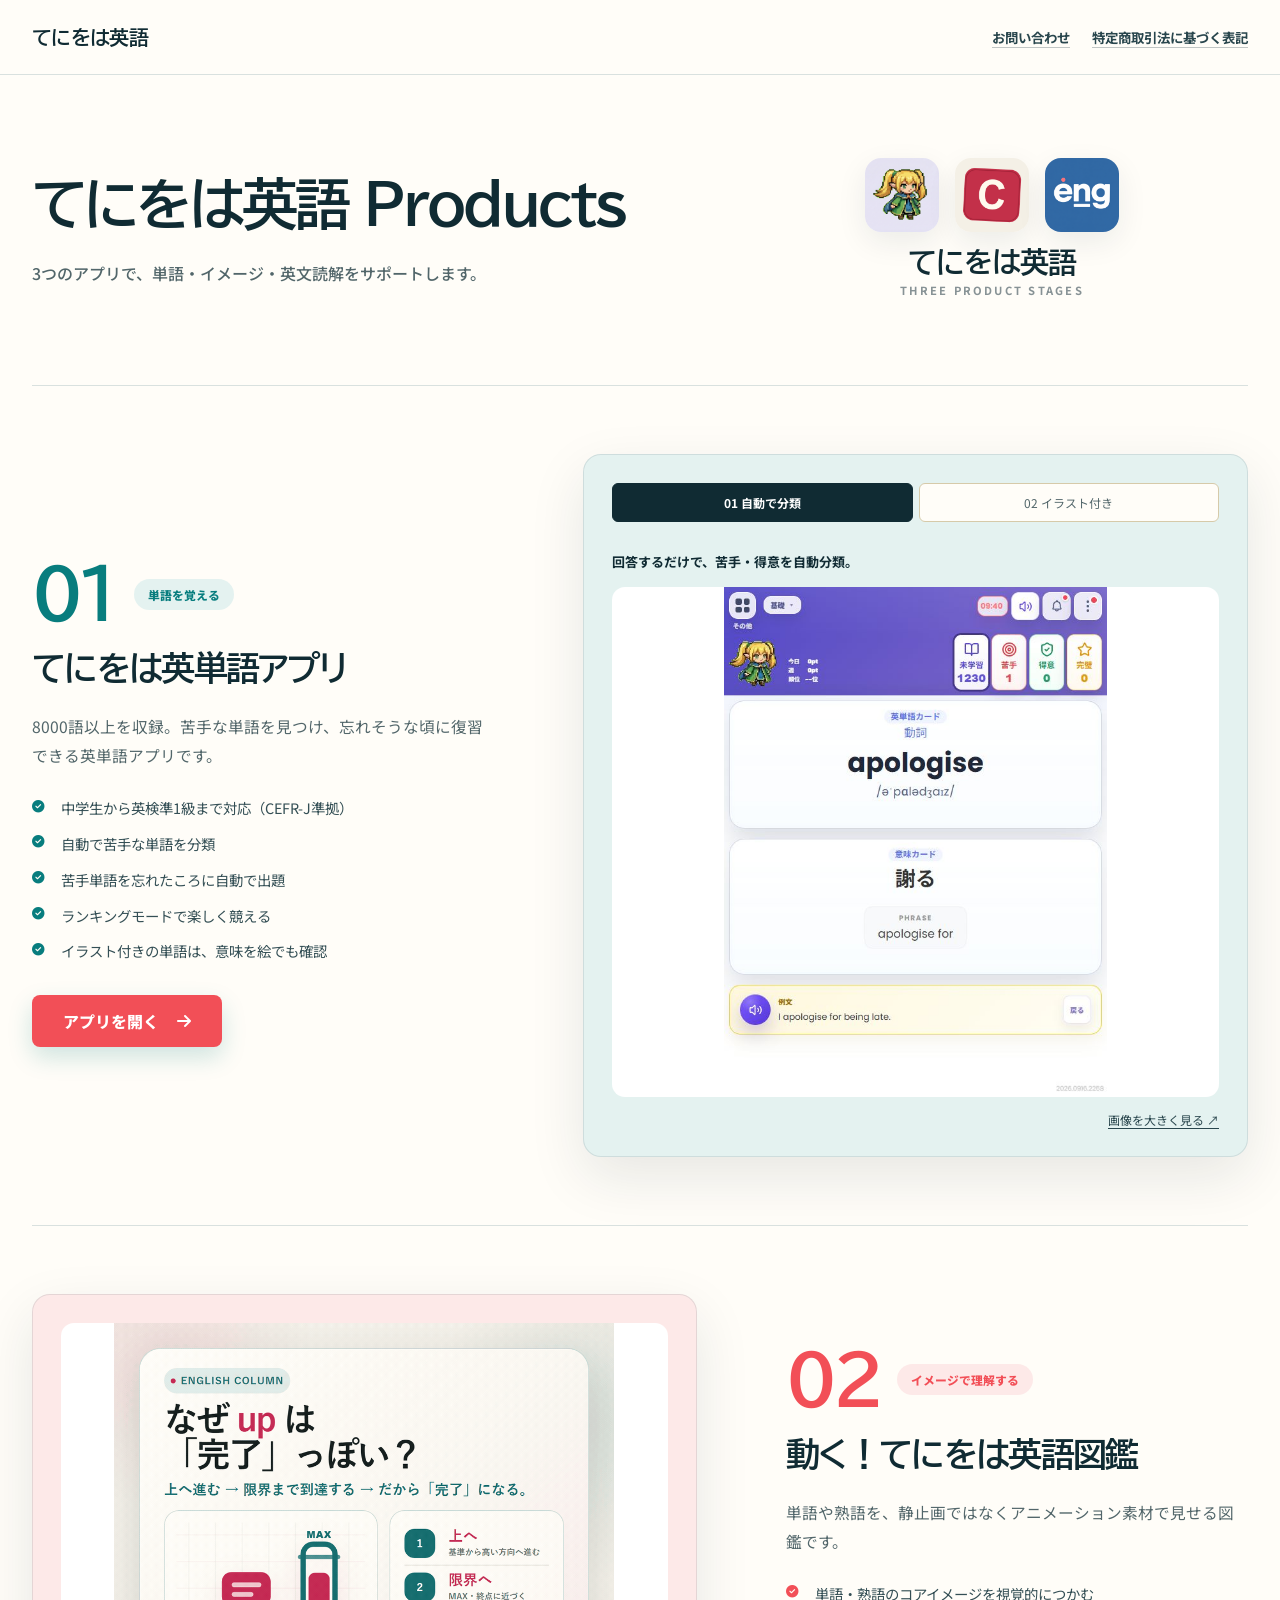
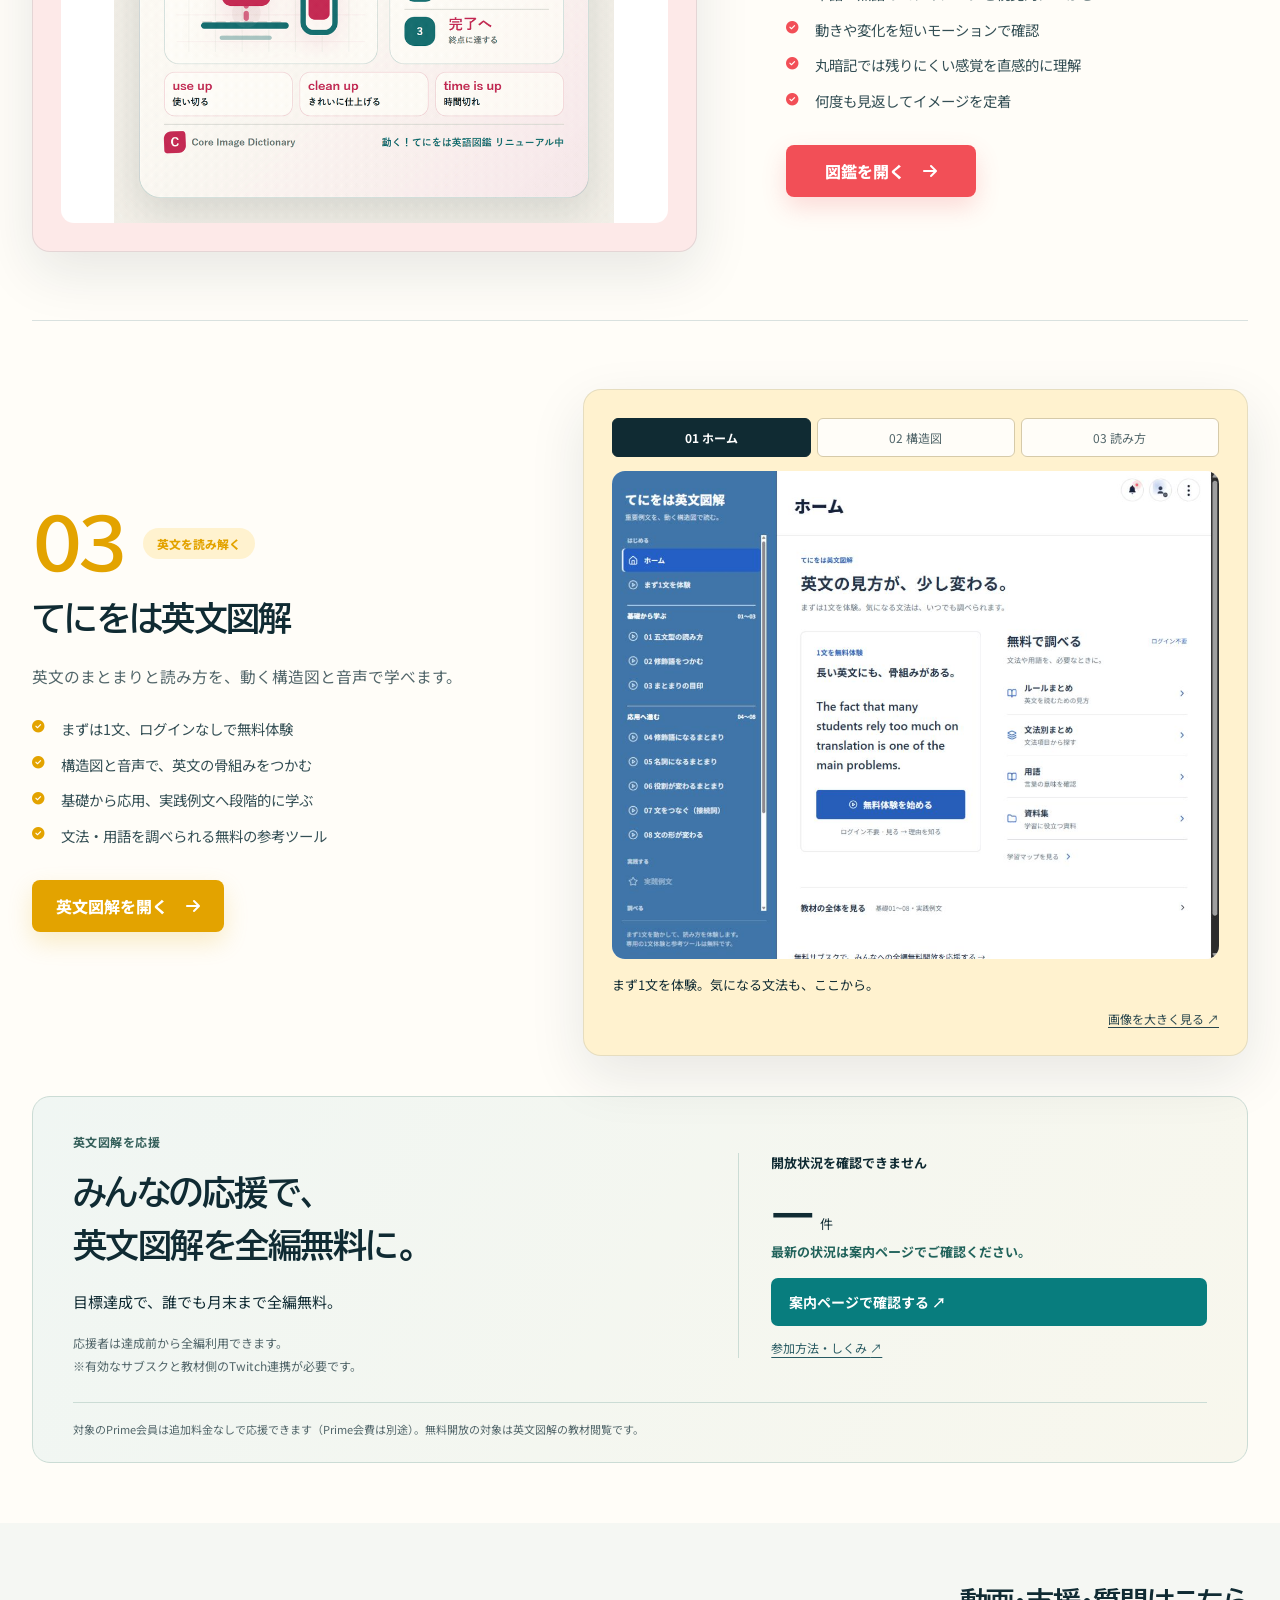
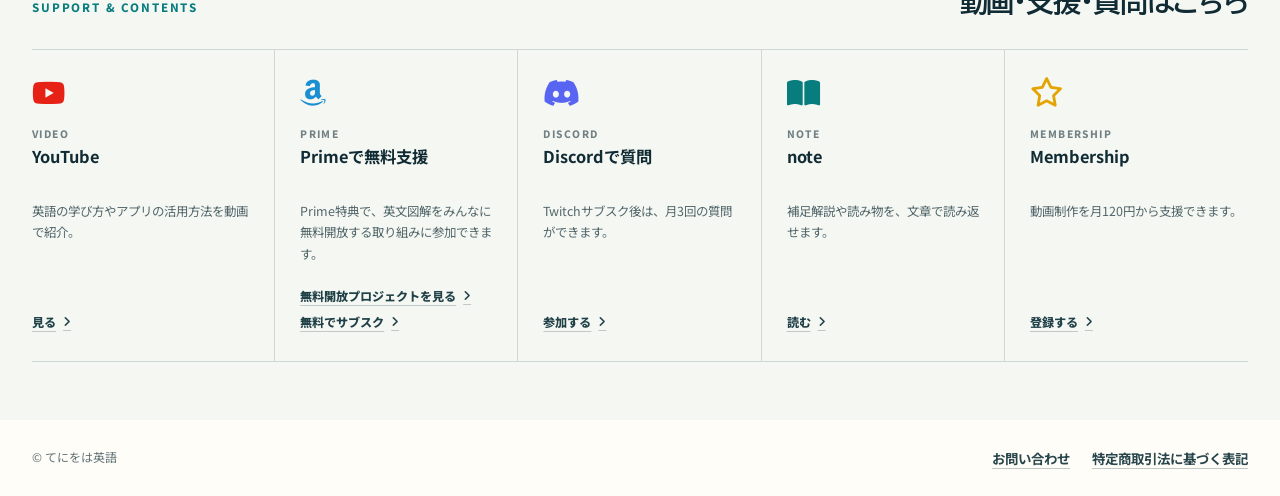
<file: index.html>
<!doctype html>
<html lang="ja">
  <head>
    <meta charset="UTF-8">
    <meta name="viewport" content="width=device-width, initial-scale=1.0">
    <meta name="theme-color" content="#fffdf8">
    <meta
      name="description"
      content="てにをは英語の3つの英語学習アプリと、動画・支援・質問の案内をまとめた総合ページ。"
    >
    <title>てにをは英語 | Products</title>
    <link rel="icon" type="image/jpeg" href="./assets/site-icon.jpg">
    <link rel="preconnect" href="https://fonts.googleapis.com">
    <link rel="preconnect" href="https://fonts.gstatic.com" crossorigin>
    <link
      href="https://fonts.googleapis.com/css2?family=BIZ+UDPGothic:wght@400;700&family=Noto+Sans+JP:wght@400;500;700;800&display=swap"
      rel="stylesheet"
    >
    <link
      rel="stylesheet"
      href="https://cdnjs.cloudflare.com/ajax/libs/font-awesome/6.7.2/css/all.min.css"
    >
    <link rel="stylesheet" href="./styles.css?v=20260919-gallery3">
    <link rel="stylesheet" href="./community-unlock.css">
    <script src="./community-unlock.js" defer></script>
    <script src="./product-gallery.js?v=3" defer></script>
    <script>
      if (window.location.hostname === "tomtommark2.github.io") {
        const analyticsScript = document.createElement("script");
        analyticsScript.async = true;
        analyticsScript.src = "https://www.googletagmanager.com/gtag/js?id=G-M9L0ESSBPQ";
        document.head.append(analyticsScript);

        window.dataLayer = window.dataLayer || [];
        window.gtag = function gtag() {
          window.dataLayer.push(arguments);
        };
        window.gtag("js", new Date());
        window.gtag("config", "G-M9L0ESSBPQ");
      }
    </script>
  </head>
  <body>
    <div class="site-page">
      <header class="site-header">
        <div class="page-width header-inner">
          <a class="brand" href="#top" aria-label="てにをは英語 トップへ">てにをは英語</a>
          <nav aria-label="補助リンク">
            <a href="mailto:tomtom.mark2@gmail.com">お問い合わせ</a>
            <a href="./legal.html">特定商取引法に基づく表記</a>
          </nav>
        </div>
      </header>

      <main id="top">
        <section class="hero page-width" aria-labelledby="page-title">
          <div class="hero-copy">
            <h1 id="page-title">てにをは英語 Products</h1>
            <p>3つのアプリで、単語・イメージ・英文読解をサポートします。</p>
          </div>

          <div class="hero-mark" aria-label="3つのてにをは英語アプリ">
            <div class="hero-icons">
              <img src="./assets/tenioha-game-icon.jpg" alt="" aria-hidden="true">
              <img src="./assets/moving-zukan-icon.png" alt="" aria-hidden="true">
              <img src="./assets/grammar-zukan-icon-20260906.png" alt="" aria-hidden="true">
            </div>
            <strong>てにをは英語</strong>
            <span>THREE PRODUCT STAGES</span>
          </div>
        </section>

        <section class="products page-width" aria-label="3つの英語学習アプリ">
          <article class="product-stage product-stage--vocab" id="product-vocab">
            <div class="product-copy">
              <div class="product-index">
                <span class="product-number">01</span>
                <span class="product-kind">単語を覚える</span>
              </div>

              <div class="product-heading">
                <img src="./assets/tenioha-game-icon.jpg" alt="" aria-hidden="true">
                <h2>てにをは英単語アプリ</h2>
              </div>

              <p class="product-summary">
                8000語以上を収録。苦手な単語を見つけ、忘れそうな頃に復習できる英単語アプリです。
              </p>

              <ul class="feature-list">
                <li>
                  <i class="fa-solid fa-circle-check" aria-hidden="true"></i>
                  <span>中学生から英検準1級まで対応（CEFR-J準拠）</span>
                </li>
                <li>
                  <i class="fa-solid fa-circle-check" aria-hidden="true"></i>
                  <span>自動で苦手な単語を分類</span>
                </li>
                <li>
                  <i class="fa-solid fa-circle-check" aria-hidden="true"></i>
                  <span>苦手単語を忘れたころに自動で出題</span>
                </li>
                <li>
                  <i class="fa-solid fa-circle-check" aria-hidden="true"></i>
                  <span>ランキングモードで楽しく競える</span>
                </li>
                <li>
                  <i class="fa-solid fa-circle-check" aria-hidden="true"></i>
                  <span>イラスト付きの単語は、意味を絵でも確認</span>
                </li>
              </ul>

              <a
                class="product-cta"
                href="https://tomtommark2.github.io/tenioha-game/"
                target="_blank"
                rel="noreferrer"
                data-track="open_vocab_app_featured"
              >
                アプリを開く
                <i class="fa-solid fa-arrow-right" aria-hidden="true"></i>
              </a>
            </div>

            <div class="product-media product-gallery product-gallery--vocab" data-gallery="vocab" aria-label="英単語アプリの画面紹介">
              <div class="gallery-controls" role="group" aria-label="単語アプリの紹介画面を選択" hidden>
                <button type="button" data-slide="0" aria-pressed="true" aria-controls="vocab-screen">01 自動で分類</button>
                <button type="button" data-slide="1" aria-pressed="false" aria-controls="vocab-screen">02 イラスト付き</button>
              </div>
              <figure>
                <img id="vocab-screen" src="./assets/pr/vocabulary-app/answer-classification-20260919.png" width="600" height="800" alt="apologiseと意味を表示した回答後の画面。苦手の分類に1語が反映されています。" loading="lazy">
                <figcaption aria-live="polite">回答するだけで、苦手・得意を自動分類。</figcaption>
              </figure>
              <a class="gallery-expand" href="./assets/pr/vocabulary-app/answer-classification-20260919.png" target="_blank" rel="noopener noreferrer">画像を大きく見る ↗</a>
            </div>
          </article>

          <article class="product-stage product-stage--visual is-reverse" id="product-visual">
            <div class="product-copy">
              <div class="product-index">
                <span class="product-number">02</span>
                <span class="product-kind">イメージで理解する</span>
              </div>

              <div class="product-heading">
                <img src="./assets/moving-zukan-icon.png" alt="" aria-hidden="true">
                <h2>動く！てにをは英語図鑑</h2>
              </div>

              <p class="product-summary">
                単語や熟語を、静止画ではなくアニメーション素材で見せる図鑑です。
              </p>

              <ul class="feature-list">
                <li>
                  <i class="fa-solid fa-circle-check" aria-hidden="true"></i>
                  <span>単語・熟語のコアイメージを視覚的につかむ</span>
                </li>
                <li>
                  <i class="fa-solid fa-circle-check" aria-hidden="true"></i>
                  <span>動きや変化を短いモーションで確認</span>
                </li>
                <li>
                  <i class="fa-solid fa-circle-check" aria-hidden="true"></i>
                  <span>丸暗記では残りにくい感覚を直感的に理解</span>
                </li>
                <li>
                  <i class="fa-solid fa-circle-check" aria-hidden="true"></i>
                  <span>何度も見返してイメージを定着</span>
                </li>
              </ul>

              <a
                class="product-cta"
                href="https://phrasalverbapp-d5fa7.web.app/"
                target="_blank"
                rel="noreferrer"
                data-track="open_visual_dictionary_featured"
              >
                図鑑を開く
                <i class="fa-solid fa-arrow-right" aria-hidden="true"></i>
              </a>
            </div>

            <div class="product-media">
              <img
                src="./assets/pr/up-completion/up-completion-youtube-post.gif"
                alt="upが完了の意味につながるコアイメージのアニメーション"
              >
            </div>
          </article>

          <article class="product-stage product-stage--sentence" id="product-sentence">
            <div class="product-copy">
              <div class="product-index">
                <span class="product-number">03</span>
                <span class="product-kind">英文を読み解く</span>
              </div>

              <div class="product-heading">
                <img src="./assets/grammar-zukan-icon-20260906.png" alt="" aria-hidden="true">
                <h2>てにをは英文図解</h2>
              </div>

              <p class="product-summary">
                英文のまとまりと読み方を、動く構造図と音声で学べます。
              </p>

              <ul class="feature-list">
                <li>
                  <i class="fa-solid fa-circle-check" aria-hidden="true"></i>
                  <span>まずは1文、ログインなしで無料体験</span>
                </li>
                <li>
                  <i class="fa-solid fa-circle-check" aria-hidden="true"></i>
                  <span>構造図と音声で、英文の骨組みをつかむ</span>
                </li>
                <li>
                  <i class="fa-solid fa-circle-check" aria-hidden="true"></i>
                  <span>基礎から応用、実践例文へ段階的に学ぶ</span>
                </li>
                <li>
                  <i class="fa-solid fa-circle-check" aria-hidden="true"></i>
                  <span>文法・用語を調べられる無料の参考ツール</span>
                </li>
              </ul>

              <a
                class="product-cta"
                href="https://grammar-zukan.web.app"
                target="_blank"
                rel="noreferrer"
                data-track="open_grammar_zukan_featured"
              >
                英文図解を開く
                <i class="fa-solid fa-arrow-right" aria-hidden="true"></i>
              </a>
            </div>

            <div class="product-media product-gallery" aria-label="英文図解の画面紹介">
              <div class="gallery-controls" role="group" aria-label="紹介する画面を選択" hidden>
                <button type="button" data-slide="0" aria-pressed="true" aria-controls="grammar-screen">01 ホーム</button>
                <button type="button" data-slide="1" aria-pressed="false" aria-controls="grammar-screen">02 構造図</button>
                <button type="button" data-slide="2" aria-pressed="false" aria-controls="grammar-screen">03 読み方</button>
              </div>
              <figure>
                <img id="grammar-screen" src="./assets/pr/sentence-diagram/home-20260919.png" width="1120" height="900" alt="英文図解のホーム。1文の無料体験と、文法や用語を調べる参考ツール。" loading="lazy">
                <figcaption id="grammar-caption" aria-live="polite">まず1文を体験。気になる文法も、ここから。</figcaption>
              </figure>
              <a class="gallery-expand" href="./assets/pr/sentence-diagram/home-20260919.png" target="_blank" rel="noopener noreferrer">画像を大きく見る ↗</a>
            </div>
          </article>
        </section>

        <div class="page-width">
<section class="community" id="community-unlock" aria-labelledby="community-title">
      <div class="community-copy">
        <p class="community-kicker">英文図解を応援</p>
        <h2 id="community-title">みんなの応援で、<br>英文図解を全編無料に。</h2>
        <p class="community-description">目標達成で、誰でも月末まで全編無料。</p>
        <p class="community-personal">応援者は達成前から全編利用できます。<br>※有効なサブスクと教材側のTwitch連携が必要です。</p>
      </div>
      <div class="community-progress">
        <div class="progress-heading"><span id="community-status">開放状況を確認中</span></div>
        <div class="community-count"><strong id="community-count">—</strong><span>件 <span class="count-goal" id="community-goal"></span></span></div>
        <progress id="community-meter" hidden value="0" max="100" aria-label="今月の有効サブスク件数"></progress>
        <p class="community-remaining" id="community-remaining" aria-live="polite">最新の状況は案内ページでも確認できます。</p>
        <p class="community-updated" id="community-updated">件数は定期集計で更新されます。</p>
        <a class="community-primary" id="community-primary" data-track="open_community_support" href="https://grammar-zukan.web.app/support" target="_blank" rel="noopener noreferrer">Primeで応援する <span aria-hidden="true">↗</span></a>
        <a class="community-secondary" data-track="open_community_guide" href="https://grammar-zukan.web.app/support" target="_blank" rel="noopener noreferrer">参加方法・しくみ <span aria-hidden="true">↗</span></a>
      </div>
      <p class="community-note">対象のPrime会員は追加料金なしで応援できます（Prime会費は別途）。無料開放の対象は英文図解の教材閲覧です。</p>
    </section>
        </div>

        <section class="support" id="support" aria-labelledby="support-title">
          <div class="page-width">
            <div class="support-heading">
              <p class="eyebrow">SUPPORT &amp; CONTENTS</p>
              <h2 id="support-title">動画・支援・質問はこちら</h2>
            </div>

            <div class="support-grid">
              <article class="support-item">
                <i class="fa-brands fa-youtube" aria-hidden="true"></i>
                <span class="support-eyebrow">VIDEO</span>
                <h3>YouTube</h3>
                <p>英語の学び方やアプリの活用方法を動画で紹介。</p>
                <div class="support-links">
                  <a
                    href="https://www.youtube.com/@tenioha-eng"
                    target="_blank"
                    rel="noreferrer"
                    data-track="open_youtube"
                  >
                    見る
                    <i class="fa-solid fa-angle-right" aria-hidden="true"></i>
                  </a>
                </div>
              </article>

              <article class="support-item">
                <i class="fa-brands fa-amazon" aria-hidden="true"></i>
                <span class="support-eyebrow">PRIME</span>
                <h3>Primeで無料支援</h3>
                <p>Prime特典で、英文図解をみんなに無料開放する取り組みに参加できます。</p>
                <div class="support-links">
                  <a
                    href="#community-unlock"
                    data-track="open_community_project"
                  >
                    無料開放プロジェクトを見る
                    <i class="fa-solid fa-angle-right" aria-hidden="true"></i>
                  </a>
                  <a
                    href="https://www.twitch.tv/subs/teniohaeng"
                    target="_blank"
                    rel="noreferrer"
                    data-track="open_twitch_subscribe"
                  >
                    無料でサブスク
                    <i class="fa-solid fa-angle-right" aria-hidden="true"></i>
                  </a>
                </div>
              </article>

              <article class="support-item">
                <i class="fa-brands fa-discord" aria-hidden="true"></i>
                <span class="support-eyebrow">DISCORD</span>
                <h3>Discordで質問</h3>
                <p>Twitchサブスク後は、月3回の質問ができます。</p>
                <div class="support-links">
                  <a
                    href="https://discord.gg/J4rfFtJuJ4"
                    target="_blank"
                    rel="noreferrer"
                    data-track="open_discord_support"
                  >
                    参加する
                    <i class="fa-solid fa-angle-right" aria-hidden="true"></i>
                  </a>
                </div>
              </article>

              <article class="support-item">
                <i class="fa-solid fa-book-open" aria-hidden="true"></i>
                <span class="support-eyebrow">NOTE</span>
                <h3>note</h3>
                <p>補足解説や読み物を、文章で読み返せます。</p>
                <div class="support-links">
                  <a
                    href="https://note.com/tenioha_eng"
                    target="_blank"
                    rel="noreferrer"
                    data-track="open_note"
                  >
                    読む
                    <i class="fa-solid fa-angle-right" aria-hidden="true"></i>
                  </a>
                </div>
              </article>

              <article class="support-item">
                <i class="fa-regular fa-star" aria-hidden="true"></i>
                <span class="support-eyebrow">MEMBERSHIP</span>
                <h3>Membership</h3>
                <p>動画制作を月120円から支援できます。</p>
                <div class="support-links">
                  <a
                    href="https://www.youtube.com/channel/UCVRTX0EvJFeHc74fW7EftPA/join"
                    target="_blank"
                    rel="noreferrer"
                    data-track="open_membership"
                  >
                    登録する
                    <i class="fa-solid fa-angle-right" aria-hidden="true"></i>
                  </a>
                </div>
              </article>
            </div>
          </div>
        </section>
      </main>

      <footer class="site-footer">
        <div class="page-width footer-inner">
          <span>© てにをは英語</span>
          <div>
            <a href="mailto:tomtom.mark2@gmail.com">お問い合わせ</a>
            <a href="./legal.html">特定商取引法に基づく表記</a>
          </div>
        </div>
      </footer>
    </div>

    <script>
      document.addEventListener("click", function trackLink(event) {
        const target = event.target instanceof Element ? event.target : event.target.parentElement;
        const link = target ? target.closest("[data-track]") : null;
        if (!link || typeof window.gtag !== "function") return;

        window.gtag("event", "select_content", {
          content_type: "product_link",
          item_id: link.dataset.track,
          link_url: link.getAttribute("href") || ""
        });
      });
    </script>
  </body>
</html>
</file>
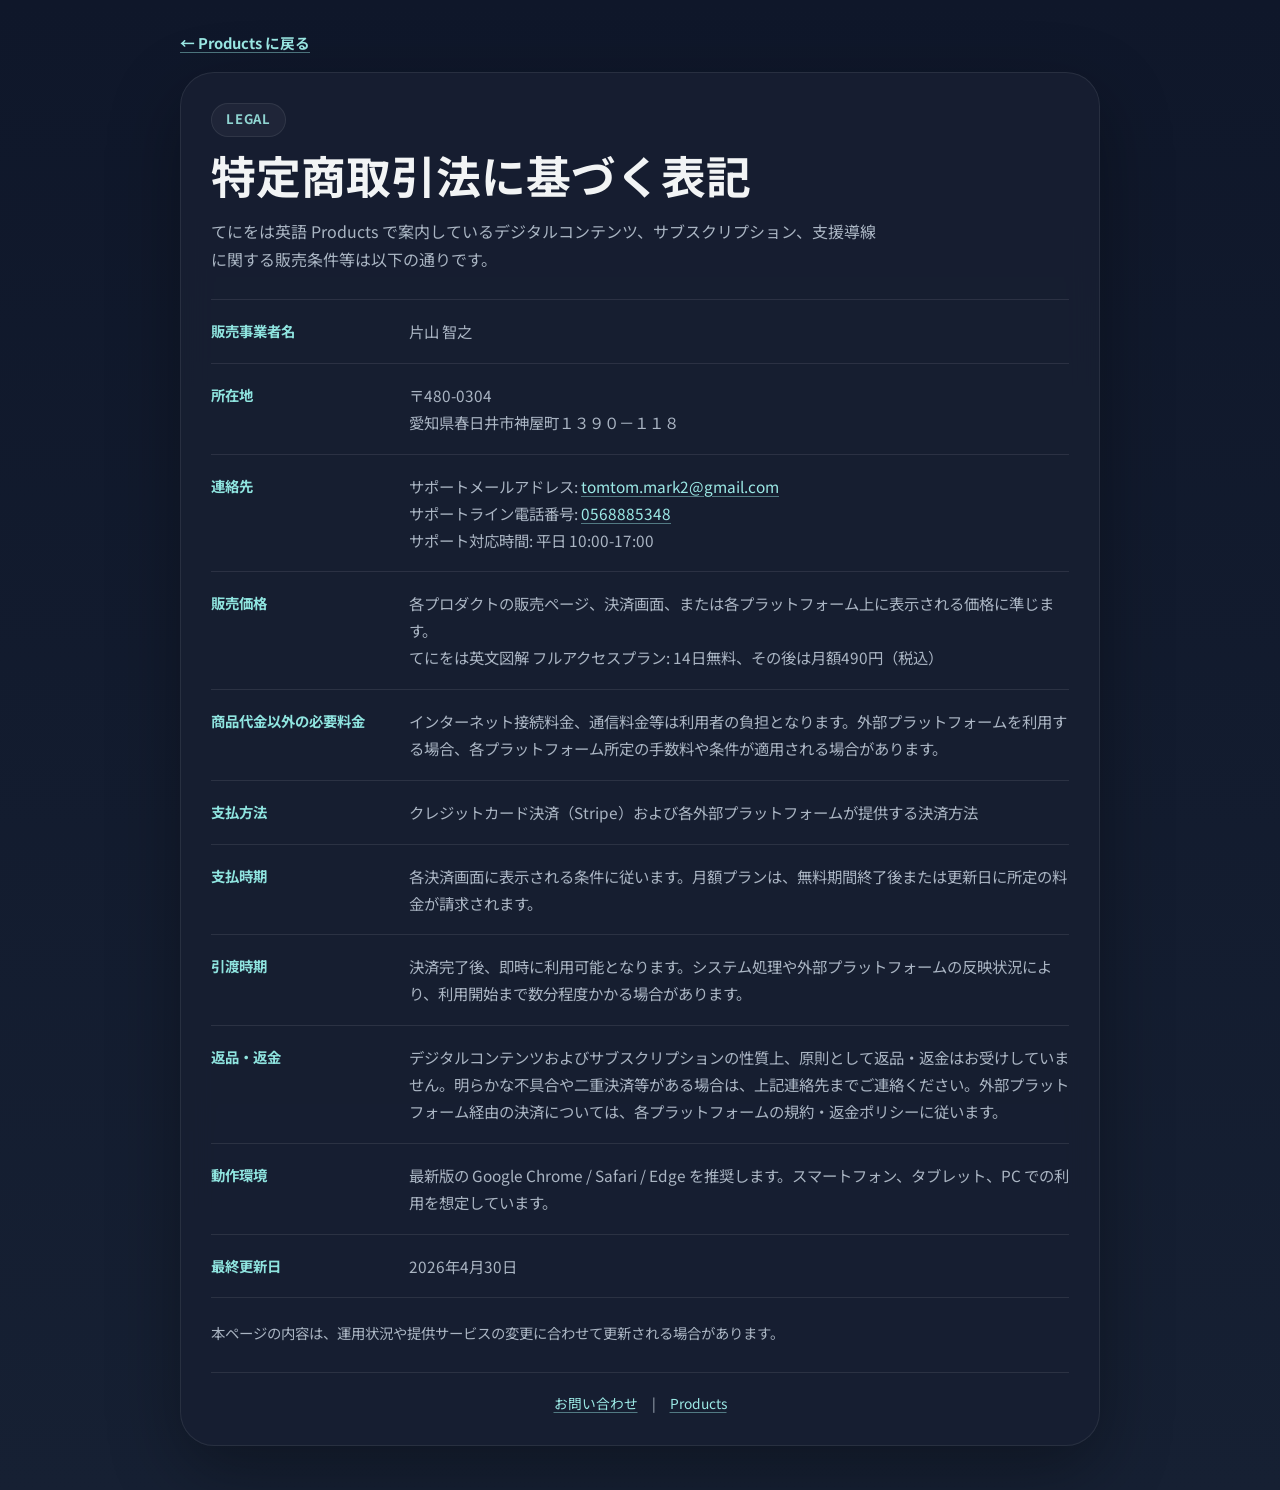
<file: legal.html>
<!DOCTYPE html>
<html lang="ja">
<head>
  <meta charset="UTF-8">
  <meta name="viewport" content="width=device-width, initial-scale=1.0">
  <title>特定商取引法に基づく表記 | てにをは英語 Products</title>
  <link rel="icon" type="image/jpeg" href="./assets/site-icon.jpg">
  <meta
    name="description"
    content="てにをは英語 Products の特定商取引法に基づく表記。"
  >
  <link rel="preconnect" href="https://fonts.googleapis.com">
  <link rel="preconnect" href="https://fonts.gstatic.com" crossorigin>
  <link href="https://fonts.googleapis.com/css2?family=Noto+Sans+JP:wght@400;500;700&family=Space+Grotesk:wght@500;700&display=swap" rel="stylesheet">
  <style>
    :root {
      --brand: #008581;
      --ink: #f2f4f5;
      --muted: #aab5c3;
      --paper: rgba(23, 31, 49, 0.92);
      --line: rgba(255, 255, 255, 0.09);
      --bg-top: #0f172a;
      --bg-bottom: #162033;
      --shadow: 0 24px 72px rgba(0, 0, 0, 0.32);
      --max: 920px;
    }

    * {
      box-sizing: border-box;
    }

    body {
      margin: 0;
      font-family: "Noto Sans JP", sans-serif;
      color: var(--ink);
      background: linear-gradient(180deg, var(--bg-top) 0%, var(--bg-bottom) 100%);
      line-height: 1.75;
      overflow-x: hidden;
    }

    body::before {
      content: "";
      position: fixed;
      inset: 0;
      pointer-events: none;
      opacity: 0.1;
      background-image:
        linear-gradient(rgba(255, 255, 255, 0.05) 1px, transparent 1px),
        linear-gradient(90deg, rgba(255, 255, 255, 0.05) 1px, transparent 1px);
      background-size: 48px 48px;
      mask-image: linear-gradient(180deg, rgba(0, 0, 0, 0.7), transparent 78%);
    }

    a {
      color: #9ceae6;
      text-decoration: underline;
      text-decoration-color: rgba(156, 234, 230, 0.45);
      text-underline-offset: 0.2em;
    }

    a:hover,
    a:focus-visible {
      color: var(--ink);
      text-decoration-color: rgba(242, 244, 245, 0.82);
      outline: none;
    }

    .shell {
      position: relative;
      width: min(calc(100% - 32px), var(--max));
      margin: 0 auto;
      padding: 28px 0 44px;
    }

    .back-link {
      display: inline-flex;
      margin-bottom: 16px;
      color: #9ceae6;
      font-size: 0.92rem;
      font-weight: 700;
    }

    .card {
      overflow: hidden;
      padding: 30px;
      min-width: 0;
      border-radius: 34px;
      background: var(--paper);
      border: 1px solid rgba(255, 255, 255, 0.08);
      box-shadow: var(--shadow);
      backdrop-filter: blur(16px);
    }

    .eyebrow {
      display: inline-flex;
      align-items: center;
      min-height: 34px;
      padding: 0 14px;
      border-radius: 999px;
      background: rgba(255, 255, 255, 0.04);
      border: 1px solid rgba(255, 255, 255, 0.08);
      color: #8fd4d1;
      font-size: 0.82rem;
      font-weight: 700;
      letter-spacing: 0.06em;
      text-transform: uppercase;
    }

    h1 {
      margin: 18px 0 0;
      font-family: "Space Grotesk", "Noto Sans JP", sans-serif;
      font-size: 2.8rem;
      line-height: 1.08;
      overflow-wrap: anywhere;
      word-break: break-all;
    }

    .lead {
      max-width: 42rem;
      margin: 14px 0 26px;
      color: var(--muted);
      font-size: 1rem;
      overflow-wrap: anywhere;
      word-break: break-all;
    }

    .legal-table {
      display: grid;
      border-top: 1px solid var(--line);
    }

    .legal-row {
      display: grid;
      grid-template-columns: 180px minmax(0, 1fr);
      gap: 18px;
      padding: 18px 0;
      border-bottom: 1px solid var(--line);
    }

    .legal-label {
      color: #8fe4df;
      font-size: 0.9rem;
      font-weight: 700;
    }

    .legal-value {
      color: var(--muted);
      font-size: 0.96rem;
      overflow-wrap: anywhere;
      word-break: break-all;
    }

    .note {
      margin: 22px 0 0;
      color: var(--muted);
      font-size: 0.9rem;
    }

    .site-footer {
      display: flex;
      flex-wrap: wrap;
      justify-content: center;
      gap: 10px 14px;
      margin-top: 26px;
      padding-top: 18px;
      border-top: 1px solid var(--line);
      color: var(--muted);
      font-size: 0.86rem;
    }

    @media (max-width: 640px) {
      .shell {
        width: min(calc(100% - 24px), var(--max));
        padding-top: 20px;
      }

      .card {
        padding: 22px 18px;
        border-radius: 26px;
      }

      .legal-row {
        grid-template-columns: 1fr;
        gap: 6px;
        padding: 16px 0;
      }

      h1 {
        font-size: 1.62rem;
        line-height: 1.22;
      }
    }
  </style>
</head>
<body>
  <main class="shell">
    <a class="back-link" href="./index.html">← Products に戻る</a>

    <article class="card">
      <span class="eyebrow">Legal</span>
      <h1>特定商取引法に基づく表記</h1>
      <p class="lead">
        てにをは英語 Products で案内しているデジタルコンテンツ、サブスクリプション、支援導線に関する販売条件等は以下の通りです。
      </p>

      <div class="legal-table">
        <div class="legal-row">
          <div class="legal-label">販売事業者名</div>
          <div class="legal-value">片山 智之</div>
        </div>
        <div class="legal-row">
          <div class="legal-label">所在地</div>
          <div class="legal-value">〒480-0304<br>愛知県春日井市神屋町１３９０－１１８</div>
        </div>
        <div class="legal-row">
          <div class="legal-label">連絡先</div>
          <div class="legal-value">
            サポートメールアドレス: <a href="mailto:tomtom.mark2@gmail.com">tomtom.mark2@gmail.com</a><br>
            サポートライン電話番号: <a href="tel:0568885348">0568885348</a><br>
            サポート対応時間: 平日 10:00-17:00
          </div>
        </div>
        <div class="legal-row">
          <div class="legal-label">販売価格</div>
          <div class="legal-value">
            各プロダクトの販売ページ、決済画面、または各プラットフォーム上に表示される価格に準じます。<br>
            てにをは英文図解 フルアクセスプラン: 14日無料、その後は月額490円（税込）
          </div>
        </div>
        <div class="legal-row">
          <div class="legal-label">商品代金以外の必要料金</div>
          <div class="legal-value">
            インターネット接続料金、通信料金等は利用者の負担となります。外部プラットフォームを利用する場合、各プラットフォーム所定の手数料や条件が適用される場合があります。
          </div>
        </div>
        <div class="legal-row">
          <div class="legal-label">支払方法</div>
          <div class="legal-value">
            クレジットカード決済（Stripe）および各外部プラットフォームが提供する決済方法
          </div>
        </div>
        <div class="legal-row">
          <div class="legal-label">支払時期</div>
          <div class="legal-value">
            各決済画面に表示される条件に従います。月額プランは、無料期間終了後または更新日に所定の料金が請求されます。
          </div>
        </div>
        <div class="legal-row">
          <div class="legal-label">引渡時期</div>
          <div class="legal-value">
            決済完了後、即時に利用可能となります。システム処理や外部プラットフォームの反映状況により、利用開始まで数分程度かかる場合があります。
          </div>
        </div>
        <div class="legal-row">
          <div class="legal-label">返品・返金</div>
          <div class="legal-value">
            デジタルコンテンツおよびサブスクリプションの性質上、原則として返品・返金はお受けしていません。明らかな不具合や二重決済等がある場合は、上記連絡先までご連絡ください。外部プラットフォーム経由の決済については、各プラットフォームの規約・返金ポリシーに従います。
          </div>
        </div>
        <div class="legal-row">
          <div class="legal-label">動作環境</div>
          <div class="legal-value">
            最新版の Google Chrome / Safari / Edge を推奨します。スマートフォン、タブレット、PC での利用を想定しています。
          </div>
        </div>
        <div class="legal-row">
          <div class="legal-label">最終更新日</div>
          <div class="legal-value">2026年4月30日</div>
        </div>
      </div>

      <p class="note">
        本ページの内容は、運用状況や提供サービスの変更に合わせて更新される場合があります。
      </p>

      <footer class="site-footer" aria-label="法務・お問い合わせ">
        <a href="mailto:tomtom.mark2@gmail.com">お問い合わせ</a>
        <span>|</span>
        <a href="./index.html">Products</a>
      </footer>
    </article>
  </main>
</body>
</html>
</file>
<file: styles.css>
:root {
  color: #102b33;
  background: #fffdf8;
  font-family: "Noto Sans JP", sans-serif;
  font-synthesis: none;
  text-rendering: optimizeLegibility;
  --ink: #102b33;
  --muted: #52666a;
  --line: #d9e1df;
  --paper: #fffdf8;
  --teal: #087d7e;
  --coral: #f24f57;
  --gold: #e3a300;
  --max: 1320px;
}

* {
  box-sizing: border-box;
}

body {
  margin: 0;
  min-width: 320px;
  min-height: 100vh;
  color: var(--ink);
  background: var(--paper);
  -webkit-font-smoothing: antialiased;
}

a {
  color: inherit;
  text-decoration: none;
}

img {
  display: block;
  max-width: 100%;
}

.page-width {
  width: min(calc(100% - 64px), var(--max));
  margin-inline: auto;
}

.site-header {
  border-bottom: 1px solid var(--line);
  background: rgba(255, 253, 248, 0.9);
  backdrop-filter: blur(14px);
}

.header-inner {
  min-height: 74px;
  display: flex;
  align-items: center;
  justify-content: space-between;
  gap: 24px;
}

.brand {
  font-family: "BIZ UDPGothic", sans-serif;
  font-size: 1.25rem;
  font-weight: 700;
  letter-spacing: -0.035em;
}

.header-inner nav,
.footer-inner div {
  display: flex;
  flex-wrap: wrap;
  align-items: center;
  gap: 22px;
  color: #29464d;
  font-size: 0.84rem;
  font-weight: 700;
}

.header-inner nav a,
.footer-inner a {
  text-decoration: underline;
  text-decoration-color: rgba(16, 43, 51, 0.26);
  text-underline-offset: 0.28em;
}

.header-inner nav a:hover,
.header-inner nav a:focus-visible,
.footer-inner a:hover,
.footer-inner a:focus-visible {
  color: var(--teal);
  text-decoration-color: currentColor;
}

.hero {
  min-height: 310px;
  display: grid;
  grid-template-columns: minmax(0, 1fr) minmax(360px, 0.8fr);
  align-items: center;
  gap: 64px;
  padding-block: 52px 56px;
}

.eyebrow {
  margin: 0 0 14px;
  color: var(--teal);
  font-size: 0.72rem;
  font-weight: 800;
  letter-spacing: 0.16em;
}

.hero h1 {
  max-width: 680px;
  margin: 0;
  font-family: "BIZ UDPGothic", sans-serif;
  font-size: clamp(2.4rem, 4.4vw, 3.8rem);
  line-height: 1.16;
  letter-spacing: -0.055em;
  white-space: nowrap;
}

.hero-copy > p:last-child {
  max-width: 570px;
  margin: 24px 0 0;
  color: var(--muted);
  font-size: 1rem;
  font-weight: 500;
}

.hero-mark {
  justify-self: center;
  text-align: center;
}

.hero-icons {
  display: flex;
  align-items: center;
  justify-content: center;
  gap: 16px;
  margin-bottom: 16px;
}

.hero-icons img {
  width: 74px;
  height: 74px;
  border-radius: 16px;
  object-fit: cover;
  box-shadow: 0 10px 30px rgba(16, 43, 51, 0.08);
}

.hero-mark strong,
.hero-mark span {
  display: block;
}

.hero-mark strong {
  font-family: "BIZ UDPGothic", sans-serif;
  font-size: 1.8rem;
  letter-spacing: -0.04em;
}

.hero-mark span {
  margin-top: 6px;
  color: #879295;
  font-size: 0.7rem;
  font-weight: 700;
  letter-spacing: 0.2em;
}

.product-gallery { gap: 14px; }
.product-gallery figure { margin: 0; min-width: 0; width: 100%; }
.product-media.product-gallery img { width: 100%; height: auto; max-height: none; aspect-ratio: 1120 / 900; }
.product-media.product-gallery--vocab img { aspect-ratio: 3 / 4; max-height: 510px; object-fit: contain; }
.product-gallery--vocab figure { display: flex; flex-direction: column; }
.product-gallery--vocab figcaption { order: -1; margin: 0 0 14px; font-size: clamp(15px, 1.6vw, 20px); font-weight: 700; line-height: 1.7; }
.product-gallery figcaption { margin-top: 14px; font-size: 13px; line-height: 1.8; color: var(--ink); }
.gallery-controls { display: flex; gap: 6px; width: 100%; }
.gallery-controls[hidden] { display: none; }
.gallery-controls button { flex: 1; min-width: 0; padding: 10px 4px; border: 1px solid #d6caa9; border-radius: 6px; background: #fffdf8; color: #52666a; font: inherit; font-size: 12px; cursor: pointer; }
.gallery-controls button[aria-pressed="true"] { background: #102b33; border-color: #102b33; color: white; font-weight: 700; }
.gallery-controls button:focus-visible, .gallery-expand:focus-visible { outline: 3px solid #087d7e; outline-offset: 3px; }
.gallery-expand { justify-self: end; color: #29464d; font-size: 12px; text-decoration: underline; text-underline-offset: 3px; }

.products {
  border-top: 1px solid var(--line);
}

.product-stage {
  --tone: var(--teal);
  --tone-soft: #e4f2f0;
  display: grid;
  grid-template-columns: minmax(320px, 0.82fr) minmax(0, 1.18fr);
  grid-template-areas: "copy media";
  align-items: center;
  gap: clamp(48px, 7vw, 108px);
  min-height: 610px;
  padding-block: 68px;
  border-bottom: 1px solid var(--line);
}

.product-stage.is-reverse {
  grid-template-columns: minmax(0, 1.18fr) minmax(320px, 0.82fr);
  grid-template-areas: "media copy";
}

.product-stage--visual {
  --tone: var(--coral);
  --tone-soft: #fde9e8;
}

.product-stage--vocab .product-cta {
  background: var(--coral);
}

.product-stage--sentence {
  --tone: var(--gold);
  --tone-soft: #fff2cf;
}

.product-copy {
  grid-area: copy;
}

.product-media {
  grid-area: media;
  display: grid;
  place-items: center;
  min-width: 0;
  padding: clamp(14px, 2.4vw, 28px);
  border: 1px solid rgba(16, 43, 51, 0.1);
  border-radius: 18px;
  background: var(--tone-soft);
  box-shadow: 0 20px 55px rgba(16, 43, 51, 0.1);
}

.product-media img {
  width: 100%;
  max-height: 500px;
  border-radius: 13px;
  object-fit: contain;
  background: white;
}

.product-index {
  display: flex;
  align-items: center;
  gap: 18px;
  margin-bottom: 22px;
}

.product-number {
  color: var(--tone);
  font-family: "BIZ UDPGothic", sans-serif;
  font-size: clamp(3.3rem, 5.2vw, 5rem);
  font-weight: 700;
  line-height: 0.9;
  letter-spacing: -0.07em;
}

.product-kind {
  padding: 7px 14px;
  border-radius: 999px;
  color: var(--tone);
  background: var(--tone-soft);
  font-size: 0.74rem;
  font-weight: 800;
}

.product-heading {
  display: flex;
  align-items: center;
  gap: 14px;
}

.product-heading img {
  display: none;
  width: 52px;
  height: 52px;
  flex: 0 0 auto;
  border-radius: 12px;
  object-fit: cover;
}

.product-copy h2 {
  margin: 0;
  font-family: "BIZ UDPGothic", sans-serif;
  font-size: clamp(1.85rem, 2.65vw, 2.65rem);
  line-height: 1.3;
  letter-spacing: -0.05em;
}

.product-summary {
  max-width: 530px;
  margin: 22px 0 0;
  color: var(--muted);
  font-size: 0.98rem;
  line-height: 1.85;
}

.feature-list {
  display: grid;
  gap: 12px;
  margin: 26px 0 0;
  padding: 0;
  list-style: none;
}

.feature-list li {
  display: grid;
  grid-template-columns: 18px minmax(0, 1fr);
  align-items: start;
  gap: 11px;
  color: #344f55;
  font-size: 0.9rem;
  line-height: 1.65;
}

.feature-list i {
  margin-top: 0.35em;
  color: var(--tone);
  font-size: 0.78rem;
}

.product-cta {
  width: fit-content;
  min-width: 190px;
  min-height: 52px;
  display: inline-flex;
  align-items: center;
  justify-content: center;
  gap: 18px;
  margin-top: 32px;
  padding: 0 24px;
  border-radius: 8px;
  color: white;
  background: var(--tone);
  box-shadow: 0 10px 24px color-mix(in srgb, var(--tone) 20%, transparent);
  font-weight: 800;
  transition: transform 180ms ease, box-shadow 180ms ease;
}

.product-cta:hover,
.product-cta:focus-visible {
  transform: translateY(-3px);
  box-shadow: 0 15px 30px color-mix(in srgb, var(--tone) 28%, transparent);
  outline: none;
}

.support {
  padding: 64px 0 58px;
  background: #f5f7f3;
}

.support-heading {
  display: flex;
  align-items: end;
  justify-content: space-between;
  gap: 24px;
  margin-bottom: 34px;
}

.support-heading .eyebrow {
  margin: 0;
}

.support-heading h2 {
  margin: 0;
  font-family: "BIZ UDPGothic", sans-serif;
  font-size: clamp(1.35rem, 2.2vw, 2rem);
  letter-spacing: -0.04em;
}

.support-grid {
  display: grid;
  grid-template-columns: repeat(5, minmax(0, 1fr));
  border-top: 1px solid #cfd8d5;
  border-bottom: 1px solid #cfd8d5;
}

.support-item {
  min-width: 0;
  display: flex;
  flex-direction: column;
  align-items: flex-start;
  padding: 28px 25px 30px;
  border-right: 1px solid #cfd8d5;
}

.support-item:first-child {
  padding-left: 0;
}

.support-item:last-child {
  padding-right: 0;
  border-right: 0;
}

.support-item > i {
  min-height: 34px;
  color: var(--teal);
  font-size: 1.85rem;
}

.support-item:nth-child(1) > i {
  color: #e62217;
}

.support-item:nth-child(2) > i {
  color: #1a8fd2;
}

.support-item:nth-child(3) > i {
  color: #5865f2;
}

.support-item:nth-child(5) > i {
  color: var(--gold);
}

.support-eyebrow {
  margin-top: 14px;
  color: #718083;
  font-size: 0.64rem;
  font-weight: 800;
  letter-spacing: 0.14em;
}

.support-item h3 {
  min-height: 2.8em;
  margin: 4px 0 0;
  font-size: 1.02rem;
  line-height: 1.4;
}

.support-item p {
  margin: 11px 0 22px;
  color: var(--muted);
  font-size: 0.78rem;
  line-height: 1.7;
}

.support-links {
  display: flex;
  flex-wrap: wrap;
  gap: 8px 12px;
  margin-top: auto;
}

.support-links a {
  display: inline-flex;
  align-items: center;
  gap: 7px;
  color: #214148;
  font-size: 0.76rem;
  font-weight: 800;
  text-decoration: underline;
  text-decoration-color: rgba(33, 65, 72, 0.25);
  text-underline-offset: 0.3em;
}

.support-links a:hover,
.support-links a:focus-visible {
  color: var(--teal);
  text-decoration-color: currentColor;
  outline: none;
}

.site-footer {
  padding-block: 28px;
  background: var(--paper);
}

.footer-inner {
  display: flex;
  justify-content: space-between;
  gap: 24px;
  color: #607276;
  font-size: 0.75rem;
}

@media (prefers-reduced-motion: no-preference) {
  .hero-copy,
  .hero-mark,
  .product-copy,
  .product-media {
    animation: reveal 600ms both;
  }

  .hero-mark,
  .product-media {
    animation-delay: 100ms;
  }

  @keyframes reveal {
    from {
      opacity: 0;
      transform: translateY(16px);
    }
    to {
      opacity: 1;
      transform: translateY(0);
    }
  }
}

@media (max-width: 1040px) {
  .hero {
    grid-template-columns: minmax(0, 1fr) 340px;
    gap: 32px;
  }

  .product-stage,
  .product-stage.is-reverse {
    grid-template-columns: minmax(280px, 0.9fr) minmax(0, 1.1fr);
    gap: 42px;
  }

  .support-grid {
    grid-template-columns: repeat(3, minmax(0, 1fr));
  }

  .support-item,
  .support-item:first-child,
  .support-item:last-child {
    padding: 24px;
    border-right: 1px solid #cfd8d5;
    border-bottom: 1px solid #cfd8d5;
  }

  .support-item:nth-child(3n) {
    border-right: 0;
  }

  .support-item:nth-child(n + 4) {
    border-bottom: 0;
  }
}

@media (max-width: 760px) {
  .page-width {
    width: min(calc(100% - 32px), var(--max));
  }

  .header-inner {
    min-height: 62px;
  }

  .header-inner nav {
    gap: 12px;
    font-size: 0.7rem;
  }

  .header-inner nav a:first-child {
    display: none;
  }

  .hero {
    min-height: unset;
    grid-template-columns: 1fr;
    gap: 40px;
    padding-block: 38px 42px;
  }

  .hero h1 {
    font-size: clamp(1.9rem, 8.3vw, 3rem);
  }

  .hero-copy > p:last-child {
    margin-top: 20px;
    font-size: 0.92rem;
  }

  .hero-mark {
    justify-self: start;
    display: grid;
    grid-template-columns: auto 1fr;
    align-items: center;
    column-gap: 16px;
    text-align: left;
  }

  .hero-icons {
    grid-row: 1 / span 2;
    margin: 0;
    gap: 7px;
  }

  .hero-icons img {
    width: 46px;
    height: 46px;
    border-radius: 10px;
  }

  .hero-mark strong {
    font-size: 1.3rem;
  }

  .hero-mark span {
    margin: 3px 0 0;
    font-size: 0.56rem;
  }

  .product-stage,
  .product-stage.is-reverse {
    grid-template-columns: 1fr;
    grid-template-areas:
      "copy"
      "media";
    gap: 34px;
    min-height: unset;
    padding-block: 50px;
  }

  .product-index {
    gap: 14px;
    margin-bottom: 20px;
  }

  .product-number {
    font-size: 3.35rem;
  }

  .product-heading img {
    display: block;
  }

  .product-copy h2 {
    font-size: clamp(1.55rem, 7.5vw, 2.15rem);
  }

  .product-summary {
    margin-top: 17px;
    font-size: 0.9rem;
  }

  .feature-list {
    gap: 10px;
    margin-top: 21px;
  }

  .feature-list li {
    font-size: 0.84rem;
  }

  .product-cta {
    width: 100%;
    margin-top: 27px;
  }

  .product-media {
    padding: 11px;
    border-radius: 14px;
  }

  .product-media img {
    border-radius: 9px;
  }

  .support {
    padding: 48px 0 42px;
  }

  .support-heading {
    display: block;
    margin-bottom: 24px;
  }

  .support-heading .eyebrow {
    margin-bottom: 8px;
  }

  .support-grid {
    grid-template-columns: repeat(2, minmax(0, 1fr));
  }

  .support-item,
  .support-item:first-child,
  .support-item:last-child {
    padding: 22px 16px 24px;
  }

  .support-item:nth-child(3n) {
    border-right: 1px solid #cfd8d5;
  }

  .support-item:nth-child(even) {
    border-right: 0;
  }

  .support-item:nth-child(n + 4) {
    border-bottom: 1px solid #cfd8d5;
  }

  .support-item:last-child {
    grid-column: 1 / -1;
    border-right: 0;
    border-bottom: 0;
  }

  .support-item h3 {
    min-height: 0;
  }

  .footer-inner {
    display: grid;
  }

  .footer-inner div {
    gap: 12px;
    font-size: 0.7rem;
  }
}

@media (max-width: 380px) {
  .page-width {
    width: min(calc(100% - 24px), var(--max));
  }

  .brand {
    font-size: 1.05rem;
  }

  .header-inner nav {
    max-width: 142px;
    text-align: right;
  }

  .hero h1 {
    font-size: 1.72rem;
  }

  .hero-icons img {
    width: 39px;
    height: 39px;
  }

  .hero-mark strong {
    font-size: 1.14rem;
  }

  .product-heading {
    align-items: flex-start;
  }

  .support-grid {
    grid-template-columns: 1fr;
  }

  .support-item,
  .support-item:first-child,
  .support-item:last-child,
  .support-item:nth-child(3n),
  .support-item:nth-child(even) {
    grid-column: auto;
    border-right: 0;
    border-bottom: 1px solid #cfd8d5;
  }

  .support-item:last-child {
    border-bottom: 0;
  }
}
</file>
<file: community-unlock.css>
.community { margin:0 0 60px; padding:36px 40px 22px; display:grid; grid-template-columns:minmax(0,1.3fr) minmax(0,1fr); gap:24px 56px; background:linear-gradient(120deg,#f0f6f3,#f8f7ed); border:1px solid #cbdcd5; border-radius:18px; scroll-margin-top:20px; }
.community-kicker { margin:0 0 16px; color:#35605b; font-size:12px; font-weight:700; letter-spacing:.035em; }
.community h2 { margin:0; font-family:"BIZ UDPGothic",sans-serif; font-size:clamp(23px,2.7vw,34px); line-height:1.55; letter-spacing:-.045em; }
.community-description { margin:16px 0; font-size:15px; line-height:1.9; }
.community-personal { margin:0; font-size:12px; line-height:1.9; color:#52666a; }
.community-progress { padding-left:32px; border-left:1px solid #cbdcd5; align-self:center; min-width:0; }
.progress-heading { display:flex; align-items:center; justify-content:space-between; gap:8px; font-size:13px; font-weight:700; }
.community-count { display:flex; align-items:baseline; gap:8px; margin:12px 0 8px; }
.community-count strong { font-size:48px; line-height:1; font-weight:700; letter-spacing:-.06em; font-variant-numeric:tabular-nums; }
.community-count > span { font-size:13px; }
.count-goal { color:#52666a; margin-left:8px; }
.community progress { display:block; appearance:none; border:0; width:100%; height:8px; border-radius:9px; overflow:hidden; background:#dce6e0; accent-color:#087d7e; }
.community progress::-webkit-progress-bar { background:#dce6e0; }
.community progress::-webkit-progress-value { background:#087d7e; border-radius:9px; }
.community progress::-moz-progress-bar { background:#087d7e; }
.community progress[hidden] { display:none; }
.community-remaining { margin:9px 0 4px; color:#21635b; font-size:13px; font-weight:700; }
.community-updated { margin:0 0 17px; color:#52666a; font-size:10px; line-height:1.7; }
.community-primary { display:flex; justify-content:space-between; align-items:center; gap:12px; padding:14px 18px; background:#087d7e; color:white; border-radius:7px; font-size:14px; font-weight:700; }
.community-primary:hover { background:#066263; }
.community-secondary { display:block; margin-top:12px; font-size:12px; text-decoration:underline; text-underline-offset:4px; color:#285a62; line-height:1.7; }
.community-note { grid-column:1/-1; margin:0; padding-top:16px; border-top:1px solid #cbdcd5; color:#52666a; font-size:11px; line-height:1.9; }
.community a:focus-visible { outline:3px solid #a46200; outline-offset:4px; }
.product-stage--sentence { border-bottom:0; padding-bottom:40px; }
@media(max-width:700px) {
  .community { grid-template-columns:1fr; gap:22px; padding:24px 20px 18px; margin-bottom:32px; border-radius:13px; }
  .community-kicker { font-size:10px; line-height:1.8; margin-bottom:12px; }
  .community h2 { font-size:clamp(21px,5.7vw,30px); }
  .community-description { font-size:13px; margin:12px 0; }
  .desktop-break { display:none; }
  .community-personal { font-size:11px; }
  .community-progress { padding:20px 0 0; border-left:0; border-top:1px solid #cbdcd5; }
  .community-count strong { font-size:42px; }
  .community-note { padding-top:14px; font-size:10px; }
  .product-stage--sentence { padding-bottom:24px; }
}
</file>
